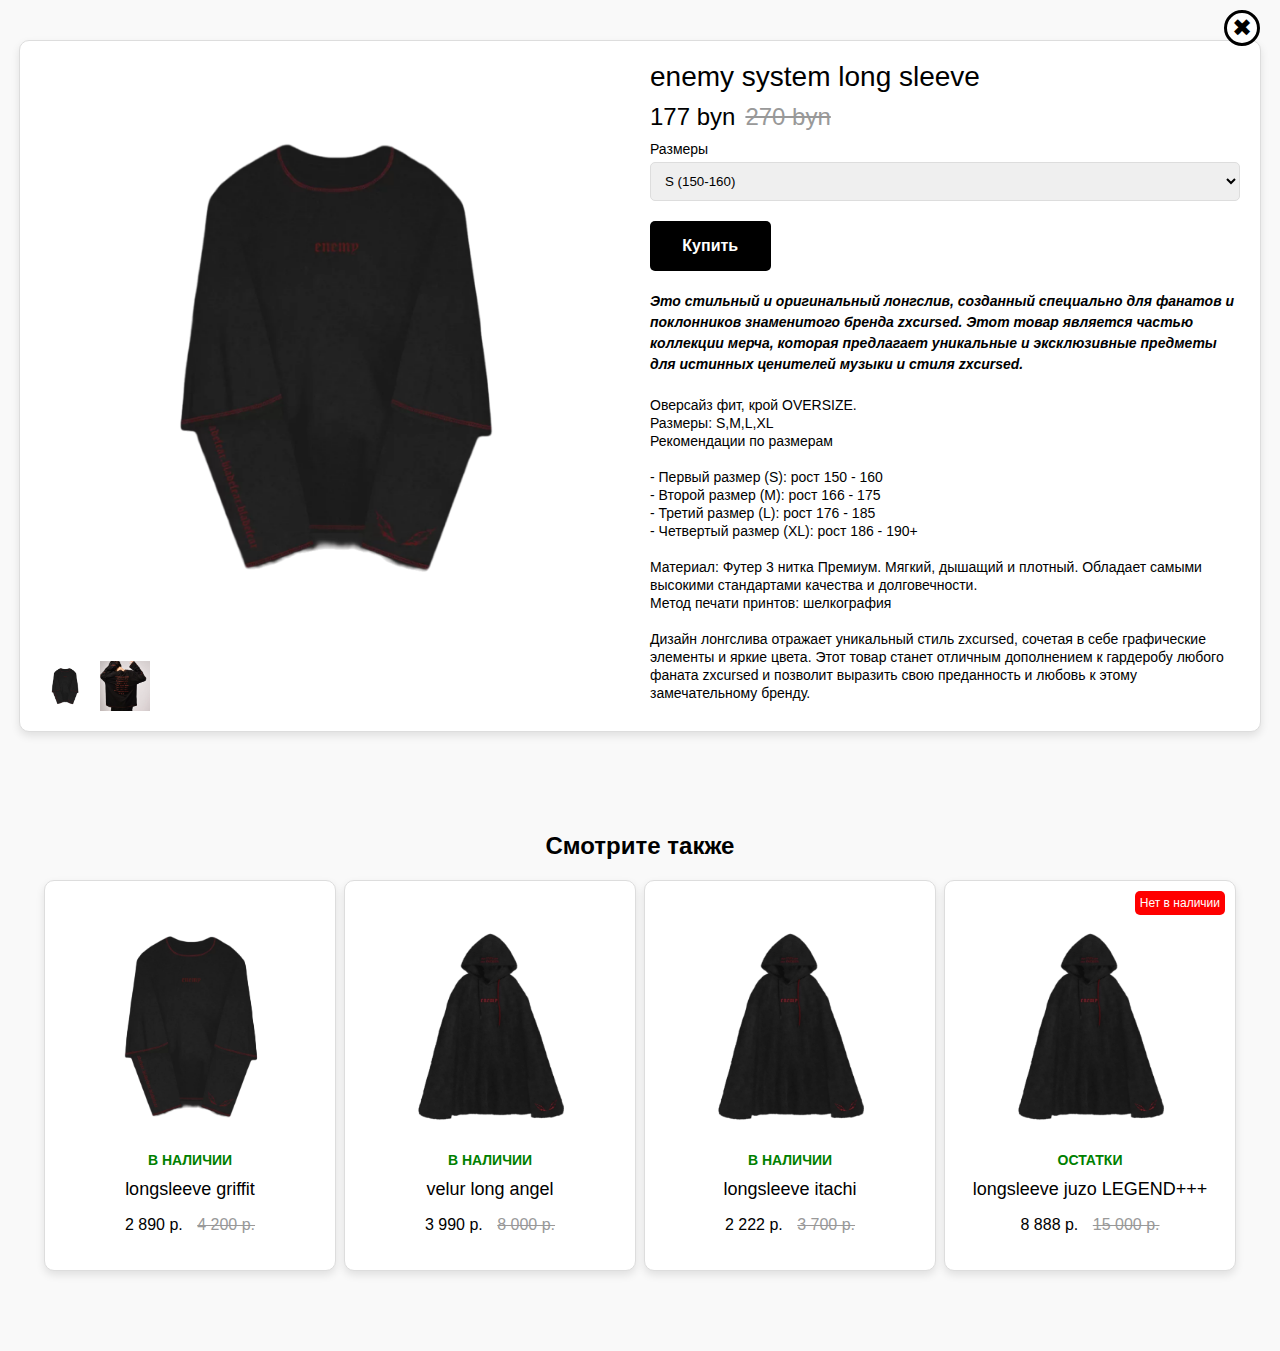
<file: enemy-longsleeve.html>
<!DOCTYPE html>
<html lang="ru">
<head>
    <meta charset="UTF-8">
    <meta name="viewport" content="width=device-width, initial-scale=1.0">
    <title>longsleeve enemy</title>
    <link rel="stylesheet" href="styles.css">
</head>
<body>
    <div class="product-page">
        <div class="close-button-container">
            <a href="main.html" class="close-button">&#10006;</a>
        </div>
        <div class="left-column">
            <div class="image-container">
                <img id="main-image" src="longsleeve/enemy_longsleeve.png" alt="Hoodie Image" class="product-image-prod">
                <div class="arrow-left" onclick="changeImage(-1)">&#10094;</div>
                <div class="arrow-right" onclick="changeImage(1)">&#10095;</div>
            </div>
            <div class="product-gallery">
                <img src="longsleeve/enemy_longsleeve.png" alt="Thumbnail 1" class="thumbnail" onclick="selectImage(0)">
                <img src="longsleeve/enemy_longsleeve_back.png" alt="Thumbnail 2" class="thumbnail" onclick="selectImage(1)">
            </div>
        </div>
        <div class="right-column">
            <div class="product-title">enemy system long sleeve</div>
            <div class="price-prod">177 byn<span class="old-price-prod">270 byn</span></div>
            <div class="size-dropdown">
                <label for="size" class="installments">Размеры</label>
                <select id="size">
                    <option value="S (150-160)">S (150-160)</option>
                    <option value="M (150-170)">M (150-170)</option>
                    <option value="L (171-180)">L (171-180)</option>
                    <option value="XL (181-190)">XL (181-190)</option>
                </select>
            </div>
            <a href="#" class="buy-button">Купить</a>
            <div class="description"><i>
                Это стильный и оригинальный лонгслив, созданный специально для фанатов 
                и поклонников знаменитого бренда zxcursed. Этот товар является частью 
                коллекции мерча, которая предлагает уникальные и эксклюзивные предметы 
                для истинных ценителей музыки и стиля zxcursed. 
            </i><br><br>
            </div>
            <div>
                <span class="installments">
                Оверсайз фит, крой OVERSIZE.<br>
                Размеры: S,M,L,XL<br>
                Рекомендации по размерам<br><br>
                - Первый размер (S): рост 150 - 160<br>
                - Второй размер (M): рост 166 - 175<br>
                - Третий размер (L): рост 176 - 185<br>
                - Четвертый размер (XL): рост 186 - 190+<br><br>
                Материал: Футер 3 нитка Премиум. Мягкий, дышащий и плотный. Обладает самыми высокими стандартами качества и долговечности.<br>
                Метод печати принтов: шелкография<br><br>
                Дизайн лонгслива отражает 
                уникальный стиль zxcursed, сочетая в себе графические элементы и яркие цвета.
                Этот товар станет отличным дополнением к гардеробу любого фаната zxcursed 
                и позволит выразить свою преданность и любовь к этому замечательному бренду.
            </div></span>
        </div>
    </div>

    <div class="recommended-products">
        <h2>Смотрите также</h2>
        <div class="products-grid">
            <div class="product">
                <a href="product1.html" style="text-decoration: none; color: black;">
                    <div class="image-container">
                        <img src="longsleeve/enemy_longsleeve.png" alt="Longsleeve Griffit" class="product-img">
                        <img src="longsleeve/enemy_longsleeve_back.png" alt="Longsleeve Griffit Back" class="product-img-hover">
                    </div>
                    <div class="product-info">
                        <span class="availability">В НАЛИЧИИ</span>
                        <p class="product-name">longsleeve griffit</p>
                        <p class="product-price">2 890 р. <span class="old-price">4 200 р.</span></p>
                    </div>
                </a>
            </div>
            <div class="product">
                <a href="product2.html" style="text-decoration: none; color: black;">
                    <div class="image-container">
                        <img src="hodie/Hodie_enemy.png" alt="Velur Long Angel" class="product-img">
                        <img src="hodie/Hodie_enemy_back.png" alt="Velur Long Angel Back" class="product-img-hover">
                    </div>
                    <div class="product-info">
                        <span class="availability">В НАЛИЧИИ</span>
                        <p class="product-name">velur long angel</p>
                        <p class="product-price">3 990 р. <span class="old-price">8 000 р.</span></p>
                    </div>
                </a>
            </div>
            <div class="product">
                <a href="product3.html" style="text-decoration: none; color: black;">
                    <div class="image-container">
                        <img src="hodie/Hodie_enemy.png" alt="Longsleeve Itachi" class="product-img">
                        <img src="hodie/Hodie_enemy_back.png" alt="Longsleeve Itachi Back" class="product-img-hover">
                    </div>
                    <div class="product-info">
                        <span class="availability">В НАЛИЧИИ</span>
                        <p class="product-name">longsleeve itachi</p>
                        <p class="product-price">2 222 р. <span class="old-price">3 700 р.</span></p>
                    </div>
                </a>
            </div>
            <div class="product">
                <a href="product4.html" style="text-decoration: none; color: black;">
                    <div class="image-container">
                        <img src="hodie/Hodie_enemy.png" alt="Longsleeve Juzo LEGEND+++" class="product-img">
                        <img src="hodie/Hodie_enemy_back.png" alt="Longsleeve Juzo LEGEND+++ Back" class="product-img-hover">
                    </div>
                    <div class="product-info">
                        <span class="availability">ОСТАТКИ</span>
                        <p class="product-name">longsleeve juzo LEGEND+++</p>
                        <p class="product-price">8 888 р. <span class="old-price">15 000 р.</span></p>
                        <div class="sold-out">Нет в наличии</div>
                    </div>
                </a>
            </div>
        </div>
    </div>
    
    <script>
        const images = ["longsleeve/enemy_longsleeve.png", "longsleeve/enemy_longsleeve_back.png"];
        let currentImageIndex = 0;
    
        function changeImage(direction) {
            currentImageIndex = (currentImageIndex + direction + images.length) % images.length;
            document.getElementById('main-image').src = images[currentImageIndex];
        }
    
        function selectImage(index) {
            currentImageIndex = index;
            document.getElementById('main-image').src = images[currentImageIndex];
        }
    </script>
</body>
</html>
</file>
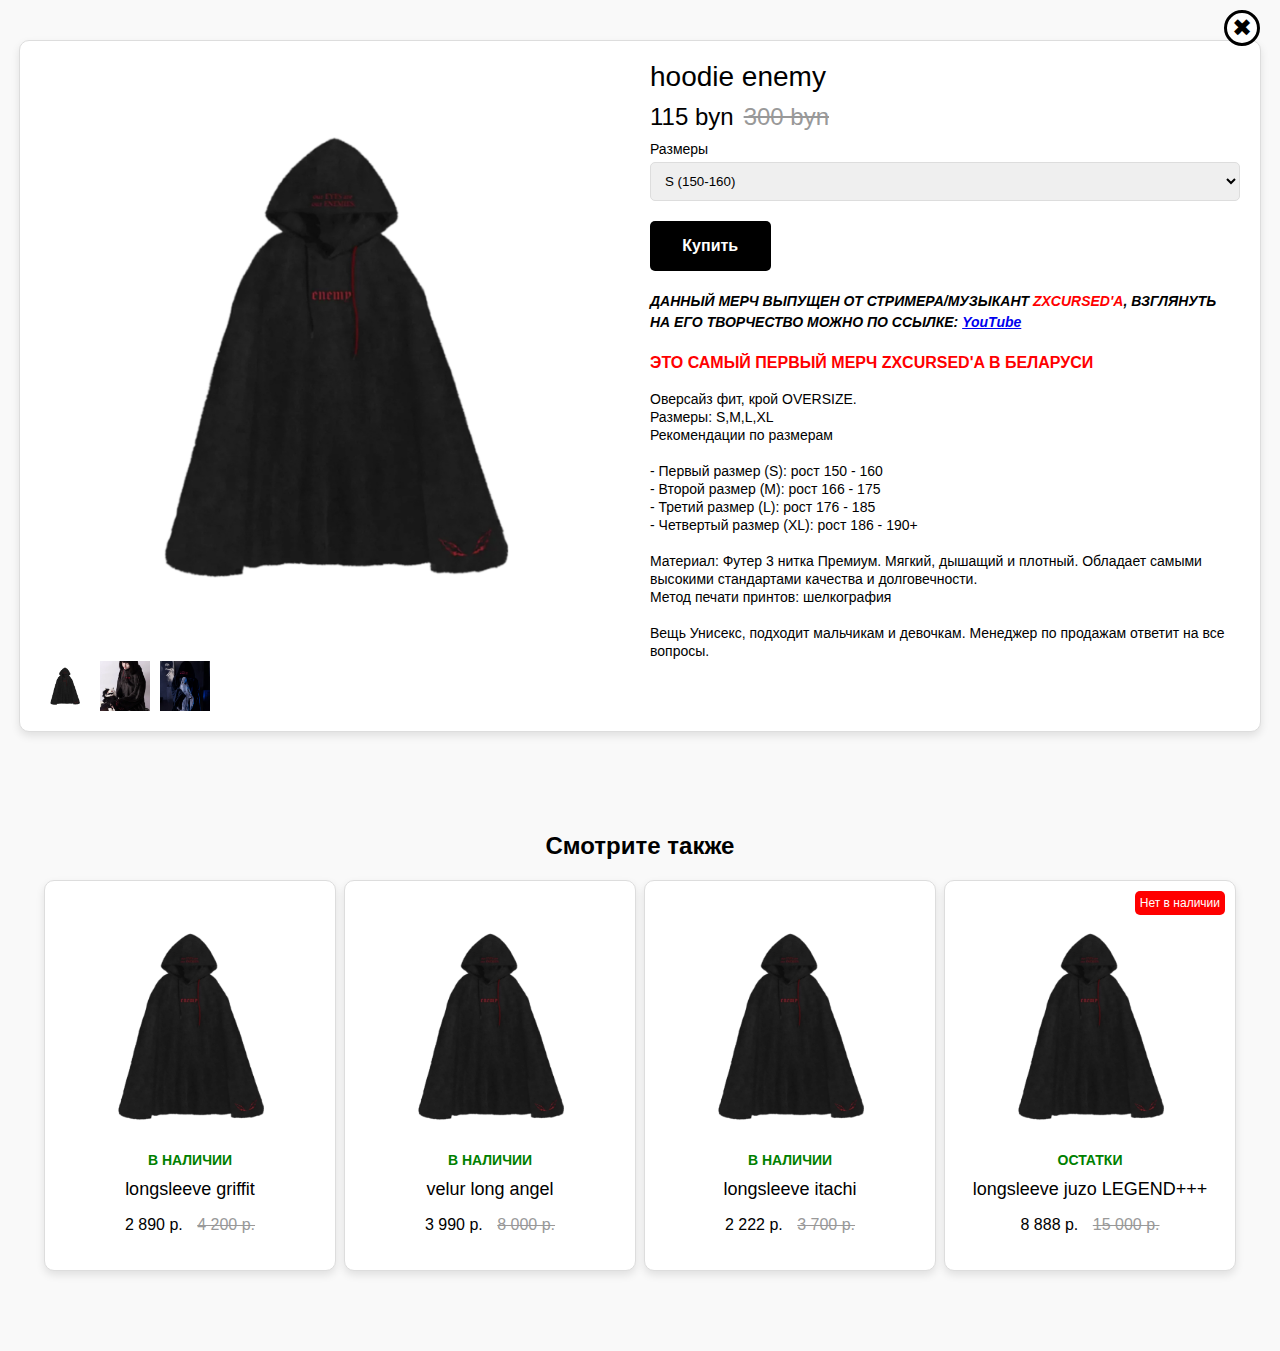
<file: hoodie-enemy.html>
<!DOCTYPE html>
<html lang="ru">
<head>
    <meta charset="UTF-8">
    <meta name="viewport" content="width=device-width, initial-scale=1.0">
    <title>hoodie enemy</title>
    <link rel="stylesheet" href="styles.css">
</head>
<body>
    <div class="product-page">
        <div class="close-button-container">
            <a href="main.html" class="close-button">&#10006;</a>
        </div>
        <div class="left-column">
            <div class="image-container">
                <img id="main-image" src="hodie/Hodie_enemy.png" alt="Hoodie Image" class="product-image-prod">
                <div class="arrow-left" onclick="changeImage(-1)">&#10094;</div>
                <div class="arrow-right" onclick="changeImage(1)">&#10095;</div>
            </div>
            <div class="product-gallery">
                <img src="hodie/Hodie_enemy.png" alt="Thumbnail 1" class="thumbnail" onclick="selectImage(0)">
                <img src="hodie/Hodie_enemy_back.png" alt="Thumbnail 2" class="thumbnail" onclick="selectImage(1)">
                <img src="hodie/Hodie_enemy_3.png" alt="Thumbnail 3" class="thumbnail" onclick="selectImage(2)">
            </div>
        </div>
        <div class="right-column">
            <div class="product-title">hoodie enemy</div>
            <div class="price-prod">115 byn<span class="old-price-prod">300 byn</span></div>
            <div class="size-dropdown">
                <label for="size" class="installments">Размеры</label>
                <select id="size">
                    <option value="S (150-160)">S (150-160)</option>
                    <option value="M (150-170)">M (150-170)</option>
                    <option value="L (171-180)">L (171-180)</option>
                    <option value="XL (181-190)">XL (181-190)</option>
                </select>
            </div>
            <a href="#" class="buy-button">Купить</a>
            <div class="description"><i>
                ДАННЫЙ МЕРЧ ВЫПУЩЕН ОТ СТРИМЕРА/МУЗЫКАНТ<span class="highlight"> ZXCURSED'A</span>, ВЗГЛЯНУТЬ НА ЕГО ТВОРЧЕСТВО МОЖНО ПО ССЫЛКЕ: <a href="https://www.youtube.com/watch?v=dz6YbMtj74U">YouTube</a>
            </i><br><br>
            </div>
            <div>
                <span class="highlight">ЭТО САМЫЙ ПЕРВЫЙ МЕРЧ ZXCURSED'A В БЕЛАРУСИ</span>
                <br><br>
                <span class="installments">
                Оверсайз фит, крой OVERSIZE.<br>
                Размеры: S,M,L,XL<br>
                Рекомендации по размерам<br><br>
                - Первый размер (S): рост 150 - 160<br>
                - Второй размер (M): рост 166 - 175<br>
                - Третий размер (L): рост 176 - 185<br>
                - Четвертый размер (XL): рост 186 - 190+<br><br>
                Материал: Футер 3 нитка Премиум. Мягкий, дышащий и плотный. Обладает самыми высокими стандартами качества и долговечности.<br>
                Метод печати принтов: шелкография<br><br>
                Вещь Унисекс, подходит мальчикам и девочкам. Менеджер по продажам ответит на все вопросы.
            </div></span>
        </div>
    </div>

    <div class="recommended-products">
        <h2>Смотрите также</h2>
        <div class="products-grid">
            <div class="product">
                <a href="product1.html" style="text-decoration: none; color: black;">
                    <div class="image-container">
                        <img src="hodie/Hodie_enemy.png" alt="Longsleeve Griffit" class="product-img">
                        <img src="hodie/Hodie_enemy_back.png" alt="Longsleeve Griffit Back" class="product-img-hover">
                    </div>
                    <div class="product-info">
                        <span class="availability">В НАЛИЧИИ</span>
                        <p class="product-name">longsleeve griffit</p>
                        <p class="product-price">2 890 р. <span class="old-price">4 200 р.</span></p>
                    </div>
                </a>
            </div>
            <div class="product">
                <a href="product2.html" style="text-decoration: none; color: black;">
                    <div class="image-container">
                        <img src="hodie/Hodie_enemy.png" alt="Velur Long Angel" class="product-img">
                        <img src="hodie/Hodie_enemy_back.png" alt="Velur Long Angel Back" class="product-img-hover">
                    </div>
                    <div class="product-info">
                        <span class="availability">В НАЛИЧИИ</span>
                        <p class="product-name">velur long angel</p>
                        <p class="product-price">3 990 р. <span class="old-price">8 000 р.</span></p>
                    </div>
                </a>
            </div>
            <div class="product">
                <a href="product3.html" style="text-decoration: none; color: black;">
                    <div class="image-container">
                        <img src="hodie/Hodie_enemy.png" alt="Longsleeve Itachi" class="product-img">
                        <img src="hodie/Hodie_enemy_back.png" alt="Longsleeve Itachi Back" class="product-img-hover">
                    </div>
                    <div class="product-info">
                        <span class="availability">В НАЛИЧИИ</span>
                        <p class="product-name">longsleeve itachi</p>
                        <p class="product-price">2 222 р. <span class="old-price">3 700 р.</span></p>
                    </div>
                </a>
            </div>
            <div class="product">
                <a href="product4.html" style="text-decoration: none; color: black;">
                    <div class="image-container">
                        <img src="hodie/Hodie_enemy.png" alt="Longsleeve Juzo LEGEND+++" class="product-img">
                        <img src="hodie/Hodie_enemy_back.png" alt="Longsleeve Juzo LEGEND+++ Back" class="product-img-hover">
                    </div>
                    <div class="product-info">
                        <span class="availability">ОСТАТКИ</span>
                        <p class="product-name">longsleeve juzo LEGEND+++</p>
                        <p class="product-price">8 888 р. <span class="old-price">15 000 р.</span></p>
                        <div class="sold-out">Нет в наличии</div>
                    </div>
                </a>
            </div>
        </div>
    </div>
    
    <script>
        const images = ["hodie/Hodie_enemy.png", "hodie/Hodie_enemy_back.png", "hodie/Hodie_enemy_3.png"];
        let currentImageIndex = 0;
    
        function changeImage(direction) {
            currentImageIndex = (currentImageIndex + direction + images.length) % images.length;
            document.getElementById('main-image').src = images[currentImageIndex];
        }
    
        function selectImage(index) {
            currentImageIndex = index;
            document.getElementById('main-image').src = images[currentImageIndex];
        }
    </script>
</body>
</html>
</file>
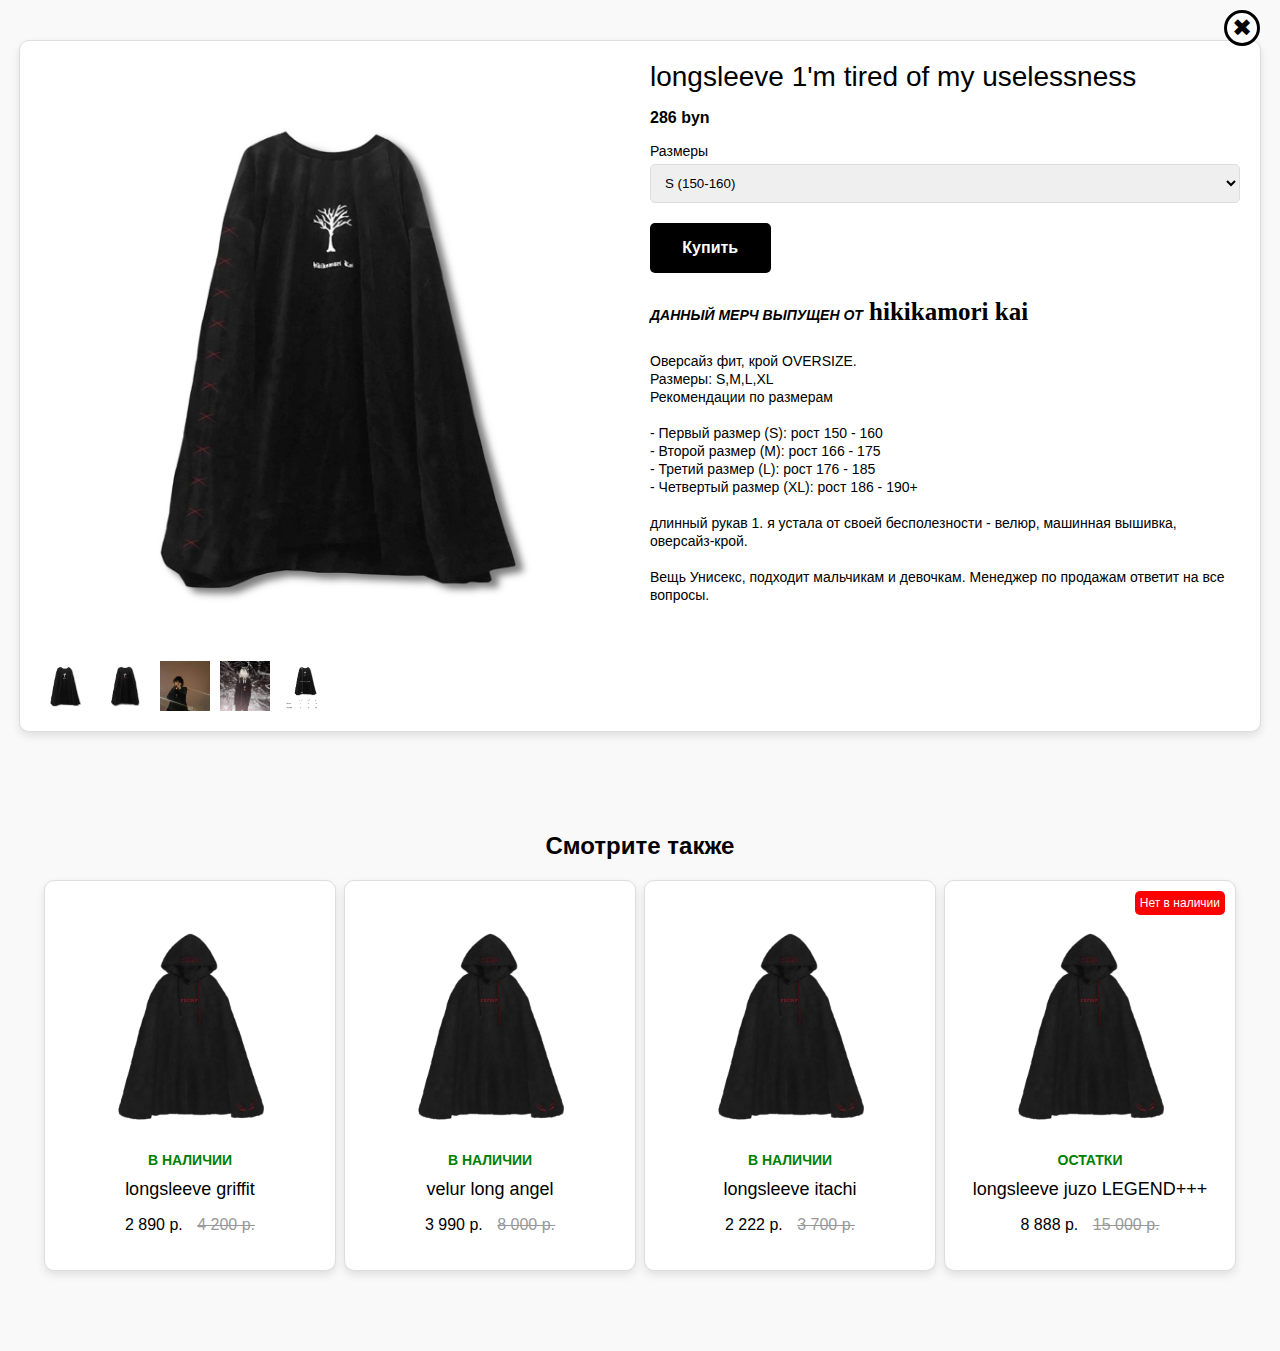
<file: longsleeve 1'm tired of my uselessness.html>
<!DOCTYPE html>
<html lang="ru">
<head>
    <meta charset="UTF-8">
    <meta name="viewport" content="width=device-width, initial-scale=1.0">
    <title>longsleeve 1'm tired of my uselessness</title>
    <link rel="stylesheet" href="styles.css">
</head>
<body>
    <div class="product-page">
        <div class="close-button-container">
            <a href="main.html" class="close-button">&#10006;</a>
        </div>
        <div class="left-column">
            <div class="image-container">
                <img id="main-image" src="longsleeve/longsleeve 1'm tired of my uselessness.jpg" alt="longsleeve Image" class="product-image-prod">
                <div class="arrow-left" onclick="changeImage(-1)">&#10094;</div>
                <div class="arrow-right" onclick="changeImage(1)">&#10095;</div>
            </div>
            <div class="product-gallery">
                <img src="longsleeve/longsleeve 1'm tired of my uselessness.jpg" alt="Thumbnail 1" class="thumbnail" onclick="selectImage(0)">
                <img src="longsleeve/longsleeve 1'm tired of my uselessness_back.jpg" alt="Thumbnail 2" class="thumbnail" onclick="selectImage(1)">
                <img src="longsleeve/longsleeve 1'm tired of my uselessness 1.jpg" alt="Thumbnail 3" class="thumbnail" onclick="selectImage(2)">
                <img src="longsleeve/longsleeve 1'm tired of my uselessness 2.jpg" alt="Thumbnail 4" class="thumbnail" onclick="selectImage(3)">
                <img src="longsleeve/longsleeve 1'm tired of my uselessness sizes.jpg" alt="Thumbnail 5" class="thumbnail" onclick="selectImage(4)">
            </div>
        </div>
        <div class="right-column">
            <div class="product-title">longsleeve 1'm tired of my uselessness</div>
            <p class="price">286 byn</p>
            <div class="size-dropdown">
                <label for="size" class="installments">Размеры</label>
                <select id="size">
                    <option value="S (150-160)">S (150-160)</option>
                    <option value="M (150-170)">M (150-170)</option>
                    <option value="L (171-180)">L (171-180)</option>
                    <option value="XL (181-190)">XL (181-190)</option>
                </select>
            </div>
            <a href="#" class="buy-button">Купить</a>
            <div class="description"><i>
                ДАННЫЙ МЕРЧ ВЫПУЩЕН ОТ</i><span class="hikikamori"> 
                hikikamori kai</span>
            <br><br>
            </div>
            <div>

                <span class="installments">
                Оверсайз фит, крой OVERSIZE.<br>
                Размеры: S,M,L,XL<br>
                Рекомендации по размерам<br><br>
                - Первый размер (S): рост 150 - 160<br>
                - Второй размер (M): рост 166 - 175<br>
                - Третий размер (L): рост 176 - 185<br>
                - Четвертый размер (XL): рост 186 - 190+<br><br>
                длинный рукав 1. я устала от своей бесполезности - велюр, машинная вышивка, оверсайз-крой.<br><br>
                Вещь Унисекс, подходит мальчикам и девочкам. Менеджер по продажам ответит на все вопросы.
            </div></span>
        </div>
    </div>

    <div class="recommended-products">
        <h2>Смотрите также</h2>
        <div class="products-grid">
            <div class="product">
                <a href="product1.html" style="text-decoration: none; color: black;">
                    <div class="image-container">
                        <img src="hodie/Hodie_enemy.png" alt="Longsleeve Griffit" class="product-img">
                        <img src="hodie/Hodie_enemy_back.png" alt="Longsleeve Griffit Back" class="product-img-hover">
                    </div>
                    <div class="product-info">
                        <span class="availability">В НАЛИЧИИ</span>
                        <p class="product-name">longsleeve griffit</p>
                        <p class="product-price">2 890 р. <span class="old-price">4 200 р.</span></p>
                    </div>
                </a>
            </div>
            <div class="product">
                <a href="product2.html" style="text-decoration: none; color: black;">
                    <div class="image-container">
                        <img src="hodie/Hodie_enemy.png" alt="Velur Long Angel" class="product-img">
                        <img src="hodie/Hodie_enemy_back.png" alt="Velur Long Angel Back" class="product-img-hover">
                    </div>
                    <div class="product-info">
                        <span class="availability">В НАЛИЧИИ</span>
                        <p class="product-name">velur long angel</p>
                        <p class="product-price">3 990 р. <span class="old-price">8 000 р.</span></p>
                    </div>
                </a>
            </div>
            <div class="product">
                <a href="product3.html" style="text-decoration: none; color: black;">
                    <div class="image-container">
                        <img src="hodie/Hodie_enemy.png" alt="Longsleeve Itachi" class="product-img">
                        <img src="hodie/Hodie_enemy_back.png" alt="Longsleeve Itachi Back" class="product-img-hover">
                    </div>
                    <div class="product-info">
                        <span class="availability">В НАЛИЧИИ</span>
                        <p class="product-name">longsleeve itachi</p>
                        <p class="product-price">2 222 р. <span class="old-price">3 700 р.</span></p>
                    </div>
                </a>
            </div>
            <div class="product">
                <a href="product4.html" style="text-decoration: none; color: black;">
                    <div class="image-container">
                        <img src="hodie/Hodie_enemy.png" alt="Longsleeve Juzo LEGEND+++" class="product-img">
                        <img src="hodie/Hodie_enemy_back.png" alt="Longsleeve Juzo LEGEND+++ Back" class="product-img-hover">
                    </div>
                    <div class="product-info">
                        <span class="availability">ОСТАТКИ</span>
                        <p class="product-name">longsleeve juzo LEGEND+++</p>
                        <p class="product-price">8 888 р. <span class="old-price">15 000 р.</span></p>
                        <div class="sold-out">Нет в наличии</div>
                    </div>
                </a>
            </div>
        </div>
    </div>
    
    <script>
        const images = ["longsleeve/longsleeve 1'm tired of my uselessness.jpg", "longsleeve/longsleeve 1'm tired of my uselessness_back.jpg", "longsleeve/longsleeve 1'm tired of my uselessness 1.jpg", "longsleeve/longsleeve 1'm tired of my uselessness 2.jpg", "longsleeve/longsleeve 1'm tired of my uselessness sizes.jpg"];
        let currentImageIndex = 0;
    
        function changeImage(direction) {
            currentImageIndex = (currentImageIndex + direction + images.length) % images.length;
            document.getElementById('main-image').src = images[currentImageIndex];
        }
    
        function selectImage(index) {
            currentImageIndex = index;
            document.getElementById('main-image').src = images[currentImageIndex];
        }
    </script>
</body>
</html>
</file>
<file: styles.css>
/* styles.css */
body {
    font-family: 'Roboto', Arial, sans-serif;
    margin: 0;
    padding: 0;
    background-color: #f9f9f9;
}

.hidden {
    display: none;
}

#loader {
    position: fixed;
    top: 0;
    left: 0;
    width: 100%;
    height: 100%;
    background-color: rgba(255, 255, 255, 0.459); /* Увеличиваем затемнение */
    display: flex;
    justify-content: center;
    align-items: center;
    z-index: 1000;
}

.loader-logo img {
    width: 250px; /* Увеличиваем размер изображения */
    height: auto;
    animation: fadein 3ms ease-in-out;
    filter: brightness(50%); /* Увеличиваем темноту изображения */
}

@keyframes fadein {
    0% { opacity: 0; }
    100% { opacity: 1; }
}

header {
    background-color: #fff;
    border-bottom: 1px solid #ddd;
    padding: 10px 0;
}

.header-container {
    display: flex;
    justify-content: space-between;
    align-items: center;
    max-width: 1200px;
    margin: 0 auto;
    padding: 0 20px;
}

.menu-icon img {
    width: 30px;
    height: 30px;
}

.logo img {
    height: 50px;
}

nav ul {
    list-style: none;
    display: flex;
    gap: 20px;
    margin: 0;
    padding: 0;
}

nav a img {
    width: 25px;
    height: 25px;
}

.banner {
    text-align: center;
    padding: 60px 0;
    background-color: #fff;
    border-bottom: 2px solid #000;
    font-family: 'Old London';
}

.banner h1 {
    font-size: 60px;
    letter-spacing: 2px;
    font-family: 'Old London';
}

.marquee:before,
.marquee:after {
    position: absolute;
    top: 0;
    width: 90px;
    height: 100%;
    content: "";
    z-index: 2;
}

.marquee:before {
    left: 0;
    background: linear-gradient(to left, rgba(255, 255, 255, 0), black);
}

.marquee:after {
    right: 0;
    background: linear-gradient(to right, rgba(255, 255, 255, 0), black);
}

@keyframes marquee {
    from {
        transform: translateX(0);
    }
    to {
        transform: translateX(-100%);
    }
}

.marquee {
    background-color: #000;
    color: #fff;
    overflow: hidden;
    box-sizing: border-box;
    padding: 12px 0;
    font-size: 18px;
    width: 100%;
    position: relative;
    white-space: nowrap;
}

.marquee-content {
    display: inline-block;
    width: max-content;
    animation: marquee 35s infinite linear;
    position: relative;
    left: 0%;
}

.marquee-content span {
    display: inline-block;
    padding: 0 2rem;
    font-size: 22px;
    font-family: 'Old London', cursive;
}

.products {
    display: flex;
    justify-content: space-around;
    flex-wrap: wrap;
    padding: 40px 20px;
    max-width: 1200px;
    margin: 0 auto;
}

.product {
    width: 250px;
    text-align: center;
    margin-bottom: 40px;
    background-color: #fff;
    border: 1px solid #ddd;
    border-radius: 10px;
    padding: 20px;
    box-shadow: 0 4px 8px rgba(0, 0, 0, 0.1);
    position: relative;
}

.product-page {
    display: flex;
    max-width: 1200px;
    margin: 40px auto;
    padding: 20px;
    background-color: #fff;
    border: 1px solid #ddd;
    border-radius: 10px;
    box-shadow: 0 4px 8px rgba(0, 0, 0, 0.1);
}

.left-column, .right-column {
    flex: 1;
}

.left-column {
    width: 50%;
    padding-right: 20px;
}

.image-container {
    position: relative;
    width: 100%;
    padding-top: 100%; /* This creates a square container */
    overflow: hidden;
}

.image-container img {
    position: absolute;
    top: 0;
    left: 0;
    width: 100%;
    height: 100%;
    object-fit: cover; /* Ensures the image covers the container without stretching */
}

.product-image-prod {
    width: 100%;
    display: block;
}

.arrow-left, .arrow-right {
    position: absolute;
    top: 50%;
    width: 30px;
    height: 30px;
    background-color: rgba(0, 0, 0, 0.5);
    color: white;
    text-align: center;
    line-height: 30px;
    cursor: pointer;
    border-radius: 50%;
    transform: translateY(-50%);
    opacity: 0;
    transition: opacity 0.3s;
}

.arrow-left {
    left: 10px;
}

.arrow-right {
    right: 10px;
}

.image-container:hover .arrow-left,
.image-container:hover .arrow-right {
    opacity: 1;
}

.product-gallery {
    display: flex;
    gap: 10px;
    margin-top: 10px;
}

.thumbnail {
    width: 50px;
    height: 50px;
    cursor: pointer;
    object-fit: cover; /* Ensures the thumbnail covers the container without stretching */
}

.product-title {
    font-size: 28px;
    margin-bottom: 10px;
}

.price-prod {
    font-size: 24px;
    margin-bottom: 10px;
}

.old-price-prod {
    text-decoration: line-through;
    color: #999;
    margin-left: 10px;
}

.installments {
    font-size: 14px;
    margin-bottom: 20px;
}

.size-dropdown {
    margin-bottom: 20px;
}

.size-dropdown label {
    display: block;
    margin-bottom: 5px;
}

.size-dropdown select {
    width: 100%;
    padding: 10px;
    border: 1px solid #ddd;
    border-radius: 5px;
}

.buy-button {
    display: block;
    width: 15%;
    padding: 16px;
    background-color: #000;
    color: #fff;
    text-align: center;
    font-size: 16px;
    font-weight: bold;
    border: none;
    border-radius: 5px;
    cursor: pointer;
    margin-bottom: 20px;
    text-decoration: none;
}

.buy-button:hover {
    background-color: #333;
}

.description {
    font-size: 14px;
    line-height: 1.5;
    color: black;
    font-weight: bold;
    font-family: 'Roboto', Arial;
}

.highlight {
    color: #ff0000;
    font-weight: bold;
}

.hikikamori {
    color: #000000;
    font-weight: bold;
    font-family: 'Old London', cursive;
    font-size: 25px;
}

.hikikamori1 {
    color: #ffffff;
    font-weight: bold;
    font-family: 'Old London', cursive;
    font-size: 25px;
}

.product img {
    width: 100%;
    height: 250px; /* Устанавливаем фиксированную высоту */
    object-fit: cover; /* Масштабирование изображения с сохранением пропорций */
    border-bottom: 1px solid #ddd;
    margin-bottom: 15px;
    transition: opacity 0.3s ease;
}

.product-img-hover {
    position: absolute;
    top: 0;
    left: 0;
    width: 100%;
    height: 300px; /* Устанавливаем фиксированную высоту */
    object-fit: cover; /* Масштабирование изображения с сохранением пропорций */
    opacity: 0;
}

.product:hover .product-img {
    opacity: 0;
}

.product:hover .product-img-hover {
    opacity: 1;
}

.price {
    font-weight: bold;
    color: black;
}

.price-new {
    font-weight: bold;
    color: #ff0000;
}

.old-price {
    text-decoration: line-through;
    color: #999;
}

footer {
    background-color: #fff;
    border-top: 1px солидный #ddd;
    padding: 20px 0;
}

.footer-container {
    max-width: 1200px;
    margin: 0 auto;
    display: flex;
    flex-direction: column;
    align-items: center;
}

footer ul {
    list-style: none;
    display: flex;
    gap: 20px;
    margin: 0;
    padding: 0;
    font-family: Arial, sans-serif;
}

footer ul li {
    display: inline;
}

footer ul li a {
    text-decoration: none;
    color: #000;
    font-weight: bold;
}

.footer-logo img {
    margin-top: 20px;
    height: 50px;
}

.fade-out {
    animation: fadeOut 2s forwards;
}

.fade-in {
    animation: fadeIn 3s forwards;
}

@keyframes fadeOut {
    from { opacity: 1; }
    to { opacity: 0; }
}

@keyframes fadeIn {
    from { opacity: 0; }
    to { opacity: 1; }
}

.close-button-container {
    position: absolute;
    top: 60px;
    right: 360px;
}

.close-button {
    display: flex;
    justify-content: center;
    align-items: center;
    padding: 0; /* Убираем отступы, чтобы крестик был ближе к краю кнопки */
    background: #fff;
    color: #000;
    text-decoration: none;
    font-size: 12px;
    border: 3px solid #000;
    border-radius: 50%;
    transition: background-color 0.3s, color 0.3s;
    width: 25px; /* Увеличиваем размер кнопки */
    height: 25px; /* Увеличиваем размер кнопки */
}

.close-button:hover {
    background-color: #000;
    color: #fff;
}

/* New styles for recommended products */
.recommended-products {
    padding: 40px 20px;
    max-width: 1200px;
    margin: 0 auto;
}

.recommended-products h2 {
    text-align: center;
    margin-bottom: 20px;
    font-size: 24px;
    font-weight: bold;
}

.products-grid {
    display: flex;
    justify-content: space-around;
    flex-wrap: wrap;
}

.recommended-product {
    width: 250px;
    text-align: center;
    margin-bottom: 40px;
    background-color: #fff;
    border: 1px solid #ddd;
    border-radius: 10px;
    padding: 20px;
    box-shadow: 0 4px 8px rgba(0, 0, 0, 0.1);
    position: relative;
}

.recommended-product img {
    width: 100%;
    height: auto;
    margin-bottom: 15px;
    transition: opacity 0.3s ease;
}

.recommended-product-info {
    text-align: left;
}

.availability {
    font-size: 14px;
    color: green;
    font-weight: bold;
}

.product-name {
    font-size: 18px;
    margin: 10px 0;
}

.product-price {
    font-size: 16px;
    color: black;
}

.old-price {
    text-decoration: line-through;
    color: #999;
    margin-left: 10px;
}

.sold-out {
    position: absolute;
    top: 10px;
    right: 10px;
    background-color: red;
    color: white;
    padding: 5px;
    border-radius: 5px;
    font-size: 12px;
}

.related-products {
    display: flex;
    justify-content: space-around;
    flex-wrap: wrap;
    padding: 20px;
    background-color: #f9f9f9;
    border-top: 1px solid #ddd;
}

.related-products .product {
    width: 200px;
    text-align: center;
    margin-bottom: 20px;
    background-color: #fff;
    border: 1px solid #ddd;
    border-radius: 10px;
    padding: 15px;
    box-shadow: 0 4px 8px rgba(0, 0, 0, 0.1);
    position: relative;
}

.related-products .image-container {
    position: relative;
    width: 100%;
    padding-top: 100%; /* This creates a square container */
    overflow: hidden;
}

.related-products .product img {
    position: absolute;
    top: 0;
    left: 0;
    width: 100%;
    height: 100%;
    object-fit: cover; /* Ensures the image covers the container without stretching */
}

.related-products .product-img-hover {
    position: absolute;
    top: 0;
    left: 0;
    opacity: 0;
    transition: opacity 0.3s ease;
}

.related-products .product:hover .product-img {
    opacity: 0;
}

.related-products .product:hover .product-img-hover {
    opacity: 1;
}

.related-products .price-new {
    font-weight: bold;
    color: #ff0000;
}

.related-products .old-price {
    text-decoration: line-through;
    color: #999;
}

/* New styles for the sidebar menu */
.sidebar {
    position: fixed;
    top: 0;
    left: -400px; /* Initially hide the sidebar */
    width: 300px;
    height: 100%;
    background-color: #fff;
    box-shadow: -2px 0 5px rgba(0, 0, 0, 0.5);
    transition: left 0.3s ease;
    z-index: 2000;
    padding: 20px;
    display: flex;
    flex-direction: column;
    justify-content: space-between;
}

.sidebar.open {
    left: 0; /* Show the sidebar when it's open */
}

.sidebar h2 {
    margin-top: 0;
    font-size: 24px;
    text-align: center;
    border-bottom: 1px solid #ddd;
    padding-bottom: 10px;
}

.sidebar ul {
    list-style: none;
    padding: 0;
    margin: 50px 0 0 0; /* Добавляем отступ сверху */
    margin-left: 20px; /* Добавляем отступ справа */
    flex-grow: 1;
}

.sidebar ul li {
    margin-bottom: 20px;
}

.sidebar ul li a {
    text-decoration: none;
    color: #000;
    font-size: 18px;
    font-weight: bold; /* Make the text bold */
}

.sidebar ul li a.active {
    color: #888888; /* Make the text color gray */
}

.footer1 {
    margin-top: auto;
    text-align: center;
    padding: 60px 0; /* Reduced padding */
    background-color: #fff;
}

.content-dimmed {
    position: fixed;
    top: 0;
    left: 0;
    width: 100%;
    height: 100%;
    background-color: rgba(0, 0, 0, 0.5);
    z-index: 1500;
    display: none;
    font-weight: bold; /* Make the text bold */
}

.content-dimmed.active {
    display: block;
}

.close-button-container {
    position: absolute;
    top: 10px;
    right: 20px;
}

.close-button {
    display: flex;
    justify-content: center;
    align-items: center;
    padding: 0;
    background: #fff;
    color: #000;
    text-decoration: none;
    font-size: 24px;
    border: 3px solid #000;
    border-radius: 50%;
    transition: background-color 0.3s, color 0.3s;
    width: 30px;
    height: 30px;
}

.close-button:hover {
    background-color: #000;
    color: #fff;
}


/* Ensure no horizontal scroll */
body, html {
    margin: 0;
    padding: 0;
    overflow-x: hidden;
}

.header {
    background: url('https://pa1.aminoapps.com/6996/35f8f9f31713830146a83ec1450f9d9809bcc85dr1-500-280_hq.gif') no-repeat center center/cover;
    color: white;
}

.header .content {
    padding: 20px;
    border-radius: 10px;
    background: rgba(0, 0, 0, 0.5);
}

.section {
    height: 100vh; /* Set section height to full screen */
    display: flex; /* Enable flexbox for centering content */
    justify-content: center; /* Center content horizontally */
    align-items: center; /* Center content vertically */
    text-align: center; /* Center text */
    position: relative; /* Set relative positioning */
}

.chat {
    background: #f5f5f5;
    width: 100%;
    padding: 20px;
    display: flex;
    flex-direction: column;
    justify-content: center;
    align-items: center;
    overflow-y: auto;
}

.message {
    position: relative;
    display: flex;
    align-items: center;
    justify-content: center;
    margin-bottom: 20px;
    width: 70%;
}

.message .content {
    display: flex;
    align-items: center;
    width: 100%;
}

.message .author {
    font-weight: bold;
    font-size: 18px;
    margin-right: 10px;
}

.message .text {
    position: relative;
    padding: 20px;
    border-radius: 25px;
    font-size: 18px;
    line-height: 1.5;
    flex-grow: 1;
    z-index: 1;
}

.message::before,
.message::after {
    content: '';
    position: absolute;
    top: 0;
    bottom: 0;
    width: calc(50% - 20px); /* Set background width, minus 20px for alignment */
    background-color: inherit;
    border-radius: 25px;
    z-index: 0;
}

.message::before {
    left: -20px;
}

.message::after {
    right: -20px;
}

.message.left .text {
    background-color: #333;
    color: white;
}

.message.right .text {
    background-color: #e0e0e0;
    color: black;
}

.portfolio {
    background: white;
    padding: 20px;
    display: flex;
    gap: 20px;
    overflow-x: auto;
    max-width: 100vw; /* Ensure the portfolio does not overflow */
    box-sizing: border-box; /* Include padding and border in the element's total width and height */
}

.portfolio .item {
    position: relative;
    width: 600px; /* Increased width */
    height: 800px; /* Adjusted height */
    flex-shrink: 0;
    transition: width 0.3s ease, height 0.3s ease;
}

.portfolio .item img {
    width: 100%;
    height: 100%;
    border-radius: 10px;
    display: block;
    object-fit: cover; /* Ensure the image covers the whole area */
}

.portfolio .item .description {
    position: absolute;
    bottom: 0;
    left: 0;
    right: 0;
    background: rgba(0, 0, 0, 0.7);
    color: white;
    padding: 20px;
    border-radius: 0 0 10px 10px;
    text-align: left;
}

.portfolio .item .description h2 {
    margin: 0;
    font-size: 24px;
}

.portfolio .item .description p {
    margin: 10px 0 0 0;
    font-size: 16px;
}

.portfolio .item .description button {
    display: block;
    margin: 10px 0 0;
    padding: 10px 20px;
    background-color: #000;
    color: #fff;
    border: none;
    border-radius: 5px;
    cursor: pointer;
}

.portfolio .item .description button:hover {
    background-color: #444;
}

.portfolio .item:not(.active) {
    width: 300px; /* Increased smaller width */
    height: 400px; /* Increased smaller height */
}

.portfolio .item.active {
    width: 400px; /* Increased original width */
    height: 600px; /* Adjusted height */
}
</file>
